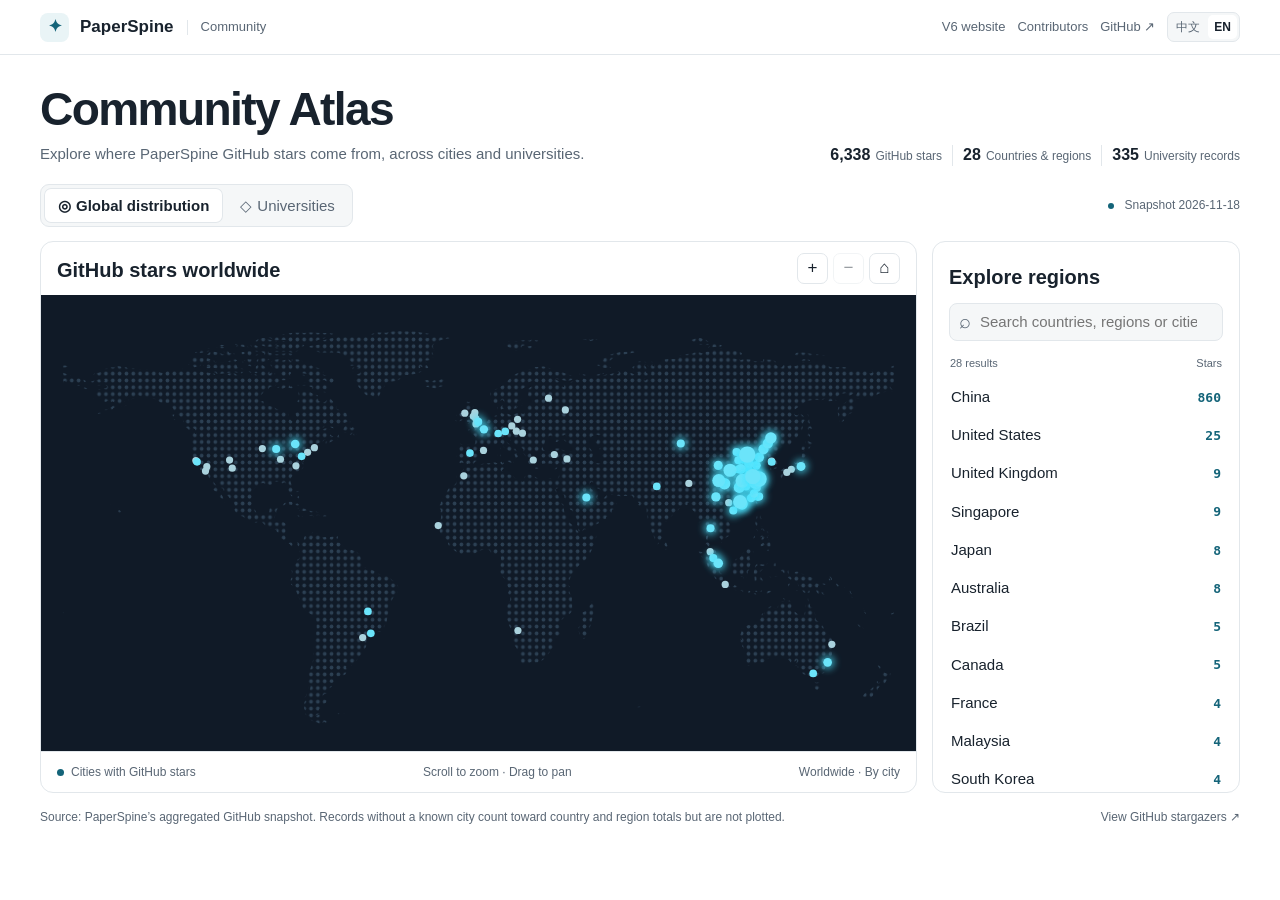
<file: index.html>
<!doctype html>
<html lang="en">
<head>
  <meta charset="utf-8">
  <meta name="viewport" content="width=device-width, initial-scale=1">
  <meta name="description" content="探索 PaperSpine 社区星标的全球地域与高校分布。">
  <title>PaperSpine · 社区星图</title>
  <link rel="canonical" href="https://wubing2023.github.io/PaperSpine/">
  <link rel="alternate" hreflang="en" href="https://wubing2023.github.io/PaperSpine/">
  <link rel="alternate" hreflang="zh-CN" href="https://wubing2023.github.io/PaperSpine/zh.html">
  <link rel="stylesheet" href="atlas-view.css">
  <script defer src="data.js"></script>
  <script defer src="worldgeo.js"></script>
  <script defer src="china-provinces.js"></script>
  <script defer src="model.js"></script>
  <script defer src="language.js"></script>
  <script defer src="atlas.js"></script>
</head>
<body>
  <header class="topbar">
    <div class="top-inner"><div class="brand"><span class="brand-icon" aria-hidden="true">✦</span> PaperSpine <span class="brand-divider"></span><span class="brand-section" data-text>社区</span></div>
      <div class="top-actions">
        <a data-text data-en-href="https://wubing2023.github.io/PaperSpine/v6/" href="https://wubing2023.github.io/PaperSpine/v6/zh/">V6 官网</a>
        <a data-text data-en-href="https://wubing2023.github.io/PaperSpine/contributors/" href="https://wubing2023.github.io/PaperSpine/contributors/zh.html">贡献者</a>
        <a href="https://github.com/WUBING2023/PaperSpine">GitHub ↗</a>
        <div class="language-switch" role="group" aria-label="语言 / Language">
          <button type="button" data-lang="zh-CN" lang="zh-CN" aria-pressed="true">中文</button>
          <button type="button" data-lang="en" lang="en" aria-label="English" aria-pressed="false">EN</button>
        </div>
      </div>
    </div>
  </header>
  <main>
    <div class="intro">
      <div>
        <h1 data-text>社区星图</h1>
        <p data-text>从全球地域到高校网络，探索 PaperSpine 星标的分布。</p>
      </div>
      <div class="stats" aria-label="快照统计">
        <div><strong id="total">—</strong><span data-text>GitHub 星标</span></div>
        <div><strong id="regions">—</strong><span data-text>国家与地区</span></div>
        <div><strong id="schools">—</strong><span data-text>高校记录</span></div>
      </div>
    </div>
    <div class="toolbar">
      <div class="switcher" role="group" aria-label="地图视图">
        <button data-mode="global" aria-pressed="true"><span aria-hidden="true">◎</span><span data-text>全球分布</span></button>
        <button data-mode="schools" aria-pressed="false"><span aria-hidden="true">◇</span><span data-text>高校分布</span></button>
      </div>
      <span class="snapshot"><i></i> <span data-text>聚合快照</span> <time id="date"></time></span>
    </div>
    <div class="workspace">
      <section class="map-card" id="map-card" aria-labelledby="map-title">
        <div class="map-header">
          <h2 id="map-title"></h2>
          <div class="tools" aria-label="地图缩放">
            <button id="zoom-in" aria-label="放大">+</button>
            <button id="zoom-out" aria-label="缩小">−</button>
            <button id="reset-view" aria-label="重置视野">⌂</button>
          </div>
        </div>
        <div class="map-stage">
          <svg id="map" viewBox="0 0 960 500" role="group" aria-labelledby="map-title">
            <defs>
              <pattern id="dots" width="7.5" height="7.5" patternUnits="userSpaceOnUse">
                <circle cx="3.75" cy="3.75" r="2.05" fill="#2c4053"/>
              </pattern>
              <filter id="glow" x="-250%" y="-250%" width="600%" height="600%">
                <feGaussianBlur stdDeviation="4"/>
              </filter>
            </defs>
            <g id="terrain" aria-hidden="true"></g>
            <g id="markers"></g>
          </svg>
          <div id="map-selection" class="map-selection" aria-hidden="true" hidden>
            <strong></strong><span></span>
          </div>
          <div id="tooltip" class="tooltip" hidden></div>
        </div>
        <div class="map-footer">
          <span><i></i><span id="legend"></span></span>
          <span class="map-hint" data-text>滚轮缩放 · 按住拖拽</span><span id="map-scope"></span>
        </div>
      </section>
      <aside class="directory" aria-labelledby="directory-title">
        <div class="directory-head">
          <h2 id="directory-title"></h2>
          <label class="search"><span aria-hidden="true">⌕</span><input type="search" id="query" aria-label="搜索"></label>
          <div class="controls" id="school-filters" hidden>
            <select id="country" aria-label="国家或地区"></select>
            <select id="province" aria-label="省级地区"></select>
            <select id="city" aria-label="城市"></select>
          </div>
        </div>
        <div id="selection" class="selection" aria-live="polite" hidden></div>
        <div class="list-head"><span id="results" aria-live="polite"></span><span data-text>星标</span></div>
        <ol id="list" aria-label="分布列表"></ol>
      </aside>
    </div>
    <footer><p id="source-note"></p><a data-text href="https://github.com/WUBING2023/PaperSpine/stargazers">查看 GitHub 星标 ↗</a></footer>
    <noscript>探索星图需要启用 JavaScript。 Enable JavaScript to explore the atlas.</noscript>
  </main>
</body>
</html>
</file>
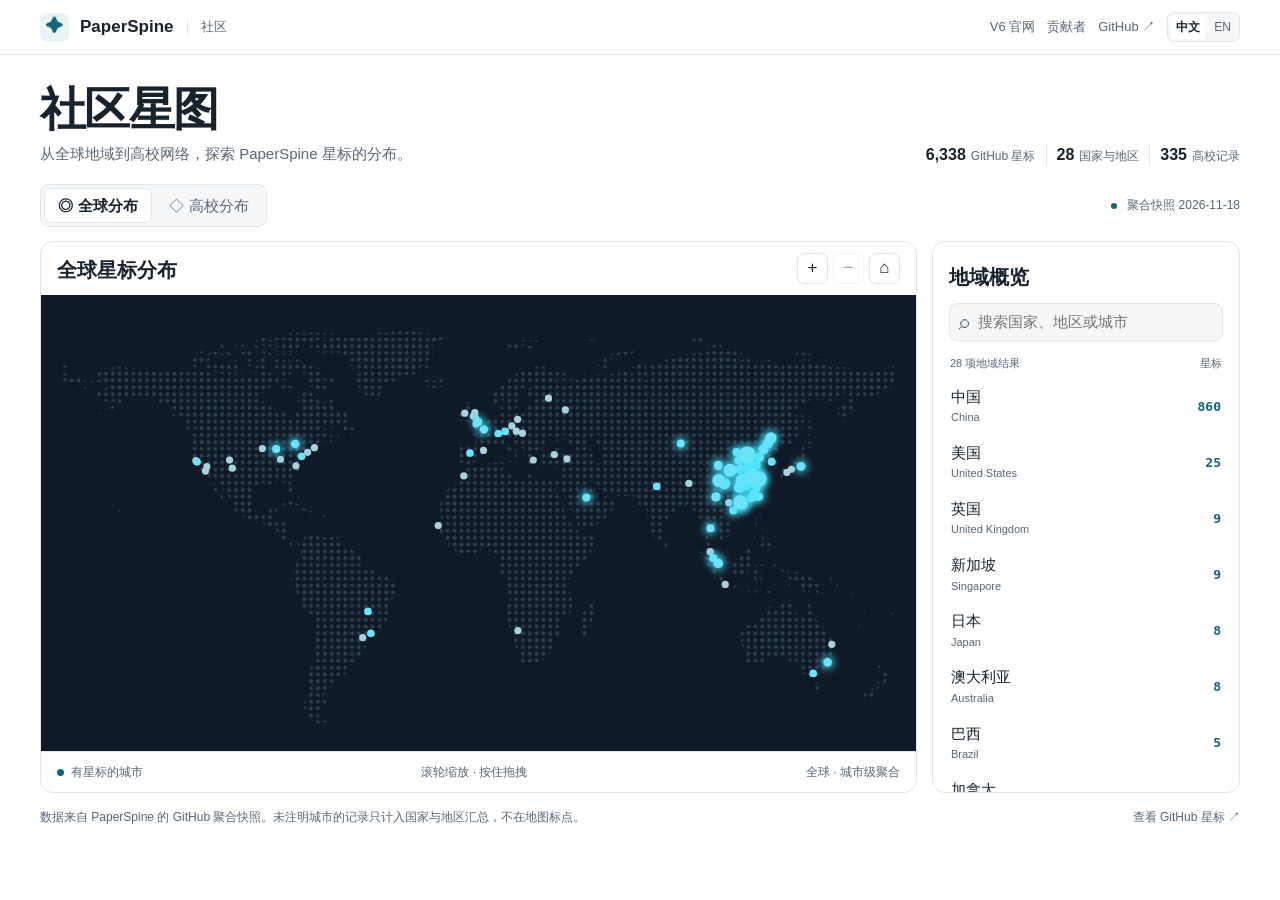
<file: zh.html>
<!doctype html>
<html lang="zh-CN">
<head>
  <meta charset="utf-8">
  <meta name="viewport" content="width=device-width, initial-scale=1">
  <meta name="description" content="探索 PaperSpine 社区星标的全球地域与高校分布。">
  <title>PaperSpine · 社区星图</title>
  <link rel="canonical" href="https://wubing2023.github.io/PaperSpine/zh.html">
  <link rel="alternate" hreflang="en" href="https://wubing2023.github.io/PaperSpine/">
  <link rel="alternate" hreflang="zh-CN" href="https://wubing2023.github.io/PaperSpine/zh.html">
  <link rel="stylesheet" href="atlas-view.css">
  <script defer src="data.js"></script>
  <script defer src="worldgeo.js"></script>
  <script defer src="china-provinces.js"></script>
  <script defer src="model.js"></script>
  <script defer src="language.js"></script>
  <script defer src="atlas.js"></script>
</head>
<body>
  <header class="topbar">
    <div class="top-inner"><div class="brand"><span class="brand-icon" aria-hidden="true">✦</span> PaperSpine <span class="brand-divider"></span><span class="brand-section" data-text>社区</span></div>
      <div class="top-actions">
        <a data-text data-en-href="https://wubing2023.github.io/PaperSpine/v6/" href="https://wubing2023.github.io/PaperSpine/v6/zh/">V6 官网</a>
        <a data-text data-en-href="https://wubing2023.github.io/PaperSpine/contributors/" href="https://wubing2023.github.io/PaperSpine/contributors/zh.html">贡献者</a>
        <a href="https://github.com/WUBING2023/PaperSpine">GitHub ↗</a>
        <div class="language-switch" role="group" aria-label="语言 / Language">
          <button type="button" data-lang="zh-CN" lang="zh-CN" aria-pressed="true">中文</button>
          <button type="button" data-lang="en" lang="en" aria-label="English" aria-pressed="false">EN</button>
        </div>
      </div>
    </div>
  </header>
  <main>
    <div class="intro">
      <div>
        <h1 data-text>社区星图</h1>
        <p data-text>从全球地域到高校网络，探索 PaperSpine 星标的分布。</p>
      </div>
      <div class="stats" aria-label="快照统计">
        <div><strong id="total">—</strong><span data-text>GitHub 星标</span></div>
        <div><strong id="regions">—</strong><span data-text>国家与地区</span></div>
        <div><strong id="schools">—</strong><span data-text>高校记录</span></div>
      </div>
    </div>
    <div class="toolbar">
      <div class="switcher" role="group" aria-label="地图视图">
        <button data-mode="global" aria-pressed="true"><span aria-hidden="true">◎</span><span data-text>全球分布</span></button>
        <button data-mode="schools" aria-pressed="false"><span aria-hidden="true">◇</span><span data-text>高校分布</span></button>
      </div>
      <span class="snapshot"><i></i> <span data-text>聚合快照</span> <time id="date"></time></span>
    </div>
    <div class="workspace">
      <section class="map-card" id="map-card" aria-labelledby="map-title">
        <div class="map-header">
          <h2 id="map-title"></h2>
          <div class="tools" aria-label="地图缩放">
            <button id="zoom-in" aria-label="放大">+</button>
            <button id="zoom-out" aria-label="缩小">−</button>
            <button id="reset-view" aria-label="重置视野">⌂</button>
          </div>
        </div>
        <div class="map-stage">
          <svg id="map" viewBox="0 0 960 500" role="group" aria-labelledby="map-title">
            <defs>
              <pattern id="dots" width="7.5" height="7.5" patternUnits="userSpaceOnUse">
                <circle cx="3.75" cy="3.75" r="2.05" fill="#2c4053"/>
              </pattern>
              <filter id="glow" x="-250%" y="-250%" width="600%" height="600%">
                <feGaussianBlur stdDeviation="4"/>
              </filter>
            </defs>
            <g id="terrain" aria-hidden="true"></g>
            <g id="markers"></g>
          </svg>
          <div id="map-selection" class="map-selection" aria-hidden="true" hidden>
            <strong></strong><span></span>
          </div>
          <div id="tooltip" class="tooltip" hidden></div>
        </div>
        <div class="map-footer">
          <span><i></i><span id="legend"></span></span>
          <span class="map-hint" data-text>滚轮缩放 · 按住拖拽</span><span id="map-scope"></span>
        </div>
      </section>
      <aside class="directory" aria-labelledby="directory-title">
        <div class="directory-head">
          <h2 id="directory-title"></h2>
          <label class="search"><span aria-hidden="true">⌕</span><input type="search" id="query" aria-label="搜索"></label>
          <div class="controls" id="school-filters" hidden>
            <select id="country" aria-label="国家或地区"></select>
            <select id="province" aria-label="省级地区"></select>
            <select id="city" aria-label="城市"></select>
          </div>
        </div>
        <div id="selection" class="selection" aria-live="polite" hidden></div>
        <div class="list-head"><span id="results" aria-live="polite"></span><span data-text>星标</span></div>
        <ol id="list" aria-label="分布列表"></ol>
      </aside>
    </div>
    <footer><p id="source-note"></p><a data-text href="https://github.com/WUBING2023/PaperSpine/stargazers">查看 GitHub 星标 ↗</a></footer>
    <noscript>探索星图需要启用 JavaScript。 Enable JavaScript to explore the atlas.</noscript>
  </main>
</body>
</html>
</file>
<file: atlas-view.css>
:root{color-scheme:light;--paper:#fff;--soft:#f5f7f8;--line:#e2e7eb;--text:#18222d;--muted:#596674;--accent:#146479;--accent-soft:#e9f4f6;font:15px/1.55 "Segoe UI","Microsoft YaHei",sans-serif}
*{box-sizing:border-box}
body{margin:0;color:var(--text);background:var(--paper)}
[hidden]{display:none!important}
button,input,select{font:inherit}
button,select{cursor:pointer}
button{color:inherit}
a{color:var(--muted);text-decoration:none}
a:hover{color:var(--accent)}
:focus-visible{outline:2px solid var(--accent);outline-offset:3px}
.topbar{border-bottom:1px solid var(--line)}
.top-inner,main{width:min(1440px,100% - 80px);margin:auto}
.top-inner{height:54px;display:flex;align-items:center;justify-content:space-between}
.brand{display:flex;align-items:center;gap:11px;font-weight:700;font-size:17px}
.brand-icon{display:grid;place-items:center;width:29px;height:29px;border-radius:8px;color:var(--accent);background:var(--accent-soft)}
.brand-divider{height:15px;border-left:1px solid var(--line);margin:0 2px}
.brand-section,.top-inner a{font-size:13px;color:var(--muted);font-weight:500}
.top-actions,.language-switch{display:flex;align-items:center;gap:12px}
.language-switch{gap:2px;border:1px solid var(--line);border-radius:7px;padding:2px;background:var(--soft)}
.language-switch button{border:0;border-radius:5px;background:none;color:var(--muted);padding:3px 6px;white-space:nowrap;font-size:12px}
.language-switch button[aria-pressed=true]{background:var(--paper);color:var(--text);font-weight:600}
.intro{display:flex;justify-content:space-between;flex-wrap:wrap;align-items:end;gap:12px 24px;margin:28px 0 18px}
.snapshot i{display:inline-block;width:6px;height:6px;margin-right:7px;border-radius:50%;background:var(--accent)}
h1,h2,p{margin:0}
h1{font-size:clamp(32px,3.6vw,48px);line-height:1.16;letter-spacing:-.035em;margin-bottom:6px}
.intro p,footer{color:var(--muted)}
.stats{display:flex;align-items:center;flex-wrap:wrap;row-gap:4px}
.stats>div{padding:0 10px;display:flex;align-items:baseline;gap:5px}
.stats>div:first-child{padding-left:0}
.stats>div:last-child{padding-right:0}
.stats>div+div{border-left:1px solid var(--line)}
.stats strong{font-size:16px;line-height:1.3;font-variant-numeric:tabular-nums}
.stats span,.snapshot{color:var(--muted);font-size:12px}
.toolbar{display:flex;align-items:center;justify-content:space-between;flex-wrap:wrap;gap:8px 12px;margin-bottom:14px}
.switcher{display:flex;gap:3px;border:1px solid var(--line);border-radius:9px;padding:3px;background:var(--soft)}
.switcher button{border:0;background:none;padding:6px 14px;border-radius:7px;color:var(--muted);white-space:nowrap}
.switcher button[aria-pressed=true]{background:var(--paper);color:var(--text);box-shadow:inset 0 0 0 1px var(--line);font-weight:600}
.switcher button [aria-hidden]{margin-right:5px}
.snapshot{white-space:nowrap}
.workspace{display:grid;grid-template-columns:minmax(0,1fr) 308px;gap:15px;align-items:start}
.map-card,.directory{border:1px solid var(--line);border-radius:13px;min-width:0;overflow:hidden;background:var(--paper)}
.map-header,.map-footer{display:flex;justify-content:space-between;align-items:center;gap:10px;padding:11px 16px}
h2{font-size:20px;line-height:1.3;margin-top:4px}
.tools{display:flex;gap:5px}
.tools button{width:31px;height:31px;border:1px solid var(--line);border-radius:7px;background:var(--paper);font-size:17px}
.tools button:hover:not(:disabled){border-color:var(--accent);color:var(--accent)}
.tools button:disabled{opacity:.45;cursor:default}
.map-stage{position:relative;overflow:hidden;background:#101a27}
.map-card[data-mode=schools] .map-stage{background:#17191c}
svg{display:block;width:100%;aspect-ratio:960/500;user-select:none}
#map.can-pan{cursor:grab}
#map.dragging,#map.dragging .pin{cursor:grabbing}
.pin{cursor:pointer}
.pin:focus{outline:none}
.pin:is(:focus-visible,:hover) .hover-ring{opacity:1}
.hover-ring{opacity:0}
.map-footer{border-top:1px solid var(--line);color:var(--muted);font-size:12px}
.map-footer i{display:inline-block;width:7px;height:7px;background:var(--accent);border-radius:50%;margin-right:7px}
@media(max-width:560px),(pointer:coarse){.map-hint{display:none}}
.tooltip{position:absolute;z-index:2;pointer-events:none;max-width:calc(100% - 12px);padding:6px 9px;border:1px solid #426076;border-radius:7px;background:#0c1521;color:#ecf5fb;font-size:13px}
.map-selection{position:absolute;z-index:1;pointer-events:none;display:grid;gap:2px;max-width:min(235px,calc(100% - 16px));padding:7px 10px;border:1px solid #526375;border-radius:7px;background:#101b29;color:#f3f8fc;font-size:13px;line-height:1.35;overflow-wrap:anywhere}
.map-selection span{color:#b5c4d3;font-size:11px}
.directory{display:flex;flex-direction:column;height:var(--map-height,490px);min-height:320px}
.directory-head{padding:18px 16px 10px}
.directory h2{margin-bottom:13px}
.search{display:flex;align-items:center;gap:7px;border:1px solid var(--line);border-radius:8px;background:var(--soft);padding:0 9px;color:var(--muted)}
.search span{font-size:20px}
input,select{min-width:0;width:100%;color:var(--text)}
input{height:36px;border:0;background:transparent;outline:none}
.search:focus-within{border-color:var(--accent)}
.controls{display:grid;grid-template-columns:1fr 1fr;gap:6px;margin-top:7px}
.controls #country{grid-column:1/-1}
select{height:34px;border:1px solid var(--line);border-radius:7px;background:var(--paper);padding:0 5px}
.selection{margin:0 16px 9px;padding:8px 10px;border:1px solid #cfe3e9;border-radius:8px;background:var(--accent-soft);font-size:12px;line-height:1.5}
.selection strong{display:block;color:var(--accent);padding-right:24px}
.selection button{float:right;border:0;background:none;padding:0 4px;color:var(--muted)}
.list-head{display:flex;justify-content:space-between;padding:4px 17px 6px;color:var(--muted);font-size:11px}
ol{list-style:none;padding:0 9px 8px;margin:0;overflow:auto;scrollbar-color:#c0c9d1 transparent}
li button{display:grid;width:100%;grid-template-columns:minmax(0,1fr) auto;text-align:left;align-items:center;gap:8px;padding:8px;border:1px solid transparent;border-radius:8px;background:none}
li button:hover{background:var(--soft)}
li button[aria-pressed=true]{border-color:#cfe3e9;background:var(--accent-soft)}
.row-name{display:grid;line-height:1.35;overflow-wrap:anywhere}
.row-name small{color:var(--muted);font-size:11px;margin-top:3px}
.count{font:600 13px ui-monospace,Consolas,monospace;color:var(--accent)}
.empty{padding:16px;color:var(--muted)}
footer{display:flex;justify-content:space-between;gap:14px;align-items:start;margin:15px 0 25px;font-size:12px}
footer a{white-space:nowrap}
@media(max-width:1000px){.top-inner,main{width:calc(100% - 36px)}.workspace{grid-template-columns:minmax(0,1fr) 260px}}
@media(max-width:720px){.intro{align-items:start;flex-direction:column;margin:21px 0 15px;gap:12px}.stats>div{padding:0 6px}.stats span{font-size:11px}.stats strong{font-size:14px}.workspace{grid-template-columns:1fr}.directory{height:400px}.map-header,.map-footer{padding:10px 12px}.snapshot,footer{font-size:11px}.switcher button{padding:5px 7px;font-size:13px}footer{flex-direction:column;gap:5px}}
@media(max-width:350px){.toolbar{align-items:flex-start;flex-direction:column}}
@media(max-width:440px){html[lang=en] .brand-section,html[lang=en] .brand-divider{display:none}.top-actions{gap:8px}}

@media(max-width:560px){
  .top-inner{flex-wrap:wrap;gap:8px;padding-block:10px}
  .top-actions{flex-wrap:wrap}
}
</file>
